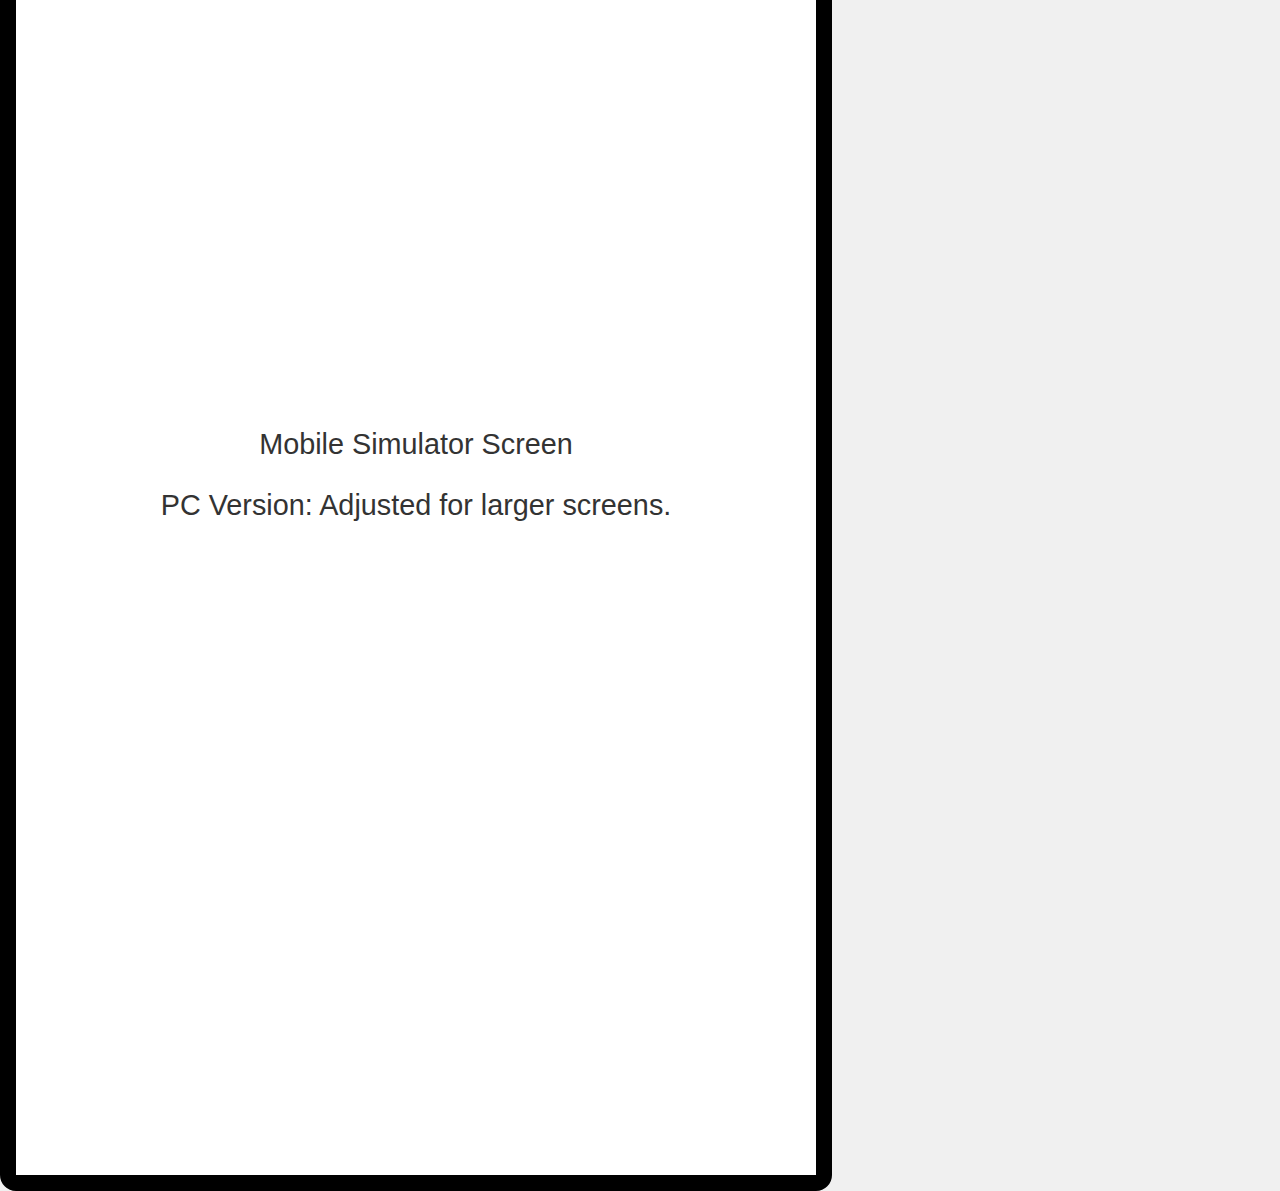
<file: index.html>
<!DOCTYPE html>
<html lang="en">

<head>
  <meta charset="UTF-8">
  <meta name="viewport" content="width=device-width, initial-scale=1.0">

  <script>
    // Load config
    fetch('/scripts/config.json')
      .then(response => response.json())
      .then(config => {
        // Update meta tags with config values
        document.querySelector('link[rel="canonical"]').href = `https://${config.domain}/`;
        document.querySelector('meta[property="og:url"]').content = `https://${config.domain}`;
        document.querySelector('meta[property="og:image"]').content = `https://${config.domain}/images/simulator-preview.jpg`;
        document.querySelector('link[rel="icon"]').href = `https://${config.domain}/favicon.ico`;
        document.querySelector('meta[name="twitter:creator"]').content = config.social.twitter;
        
        // Update analytics
        window.dataLayer = window.dataLayer || [];
        function gtag(){dataLayer.push(arguments);}
        gtag('js', new Date());
        gtag('config', config.analytics.ga);
        
        // Update Clarity
        window.clarity=window.clarity||function(){(clarity.q=clarity.q||[]).push(arguments)};
        clarity('set', 'anonymizeIP', true);
      });
  </script>

  <!-- SEO Meta Tags -->
  <meta name="description" content="A mobile simulator designed to demonstrate mobile interface design.">
  <meta name="keywords" content="mobile, simulator, mobile design, mobile app">
  <meta name="author" content="Mood Island Team">
  <meta http-equiv="Content-Language" content="en">

  <!-- Canonical Link -->
  <link rel="canonical" href="" />

  <!-- Open Graph for Social Media -->
  <meta property="og:title" content="Mobile Simulator">
  <meta property="og:description" content="A mobile simulator designed to demonstrate mobile interface design.">
  <meta property="og:image" content="">
  <meta property="og:url" content="">
  <meta property="og:type" content="website">

  <!-- Twitter Card -->
  <meta name="twitter:card" content="summary_large_image">
  <meta name="twitter:title" content="Mobile Simulator">
  <meta name="twitter:description" content="A mobile simulator designed to demonstrate mobile interface design.">
  <meta name="twitter:image" content="">
  <meta name="twitter:creator" content="">

  <!-- Favicon -->
  <link rel="icon" href="" type="image/x-icon">

  <!-- Google Analytics -->
  <script async src="https://www.googletagmanager.com/gtag/js"></script>

  <!-- Microsoft Clarity -->
  <script async src="https://www.clarity.ms/tag/"></script>

  <title>Mobile Simulator</title>

  <style>
    /* Global Styles */
    body {
      margin: 0;
      font-family: Arial, sans-serif;
      background-color: #f0f0f0;
      display: flex;
      justify-content: center;
      align-items: center;
      height: 100vh;
      text-align: center;
    }

    .mobile-container {
      width: 360px;
      height: 640px;
      border: 16px solid black;
      border-radius: 16px;
      background-color: #fff;
      position: relative;
      display: flex;
      justify-content: center;
      align-items: center;
    }

    .content {
      font-size: 1.2rem;
      color: #333;
    }

    /* Adjustments for PC */
    @media (min-width: 768px) {
      .mobile-container {
        width: 600px;
        height: 1000px;
      }

      .content {
        font-size: 1.5rem;
      }
    }

    @media (min-width: 1024px) {
      .mobile-container {
        width: 800px;
        height: 1400px;
      }

      .content {
        font-size: 1.8rem;
      }
    }

    /* Additional responsiveness for larger screens */
    @media (min-width: 1200px) {
      body {
        justify-content: flex-start;
      }

      .mobile-container {
        margin-top: 50px;
      }
    }
  </style>
</head>

<body>
  <div class="mobile-container">
    <div class="content">
      <p>Mobile Simulator Screen</p>
      <p>PC Version: Adjusted for larger screens.</p>
    </div>
  </div>
</body>

</html>
</file>
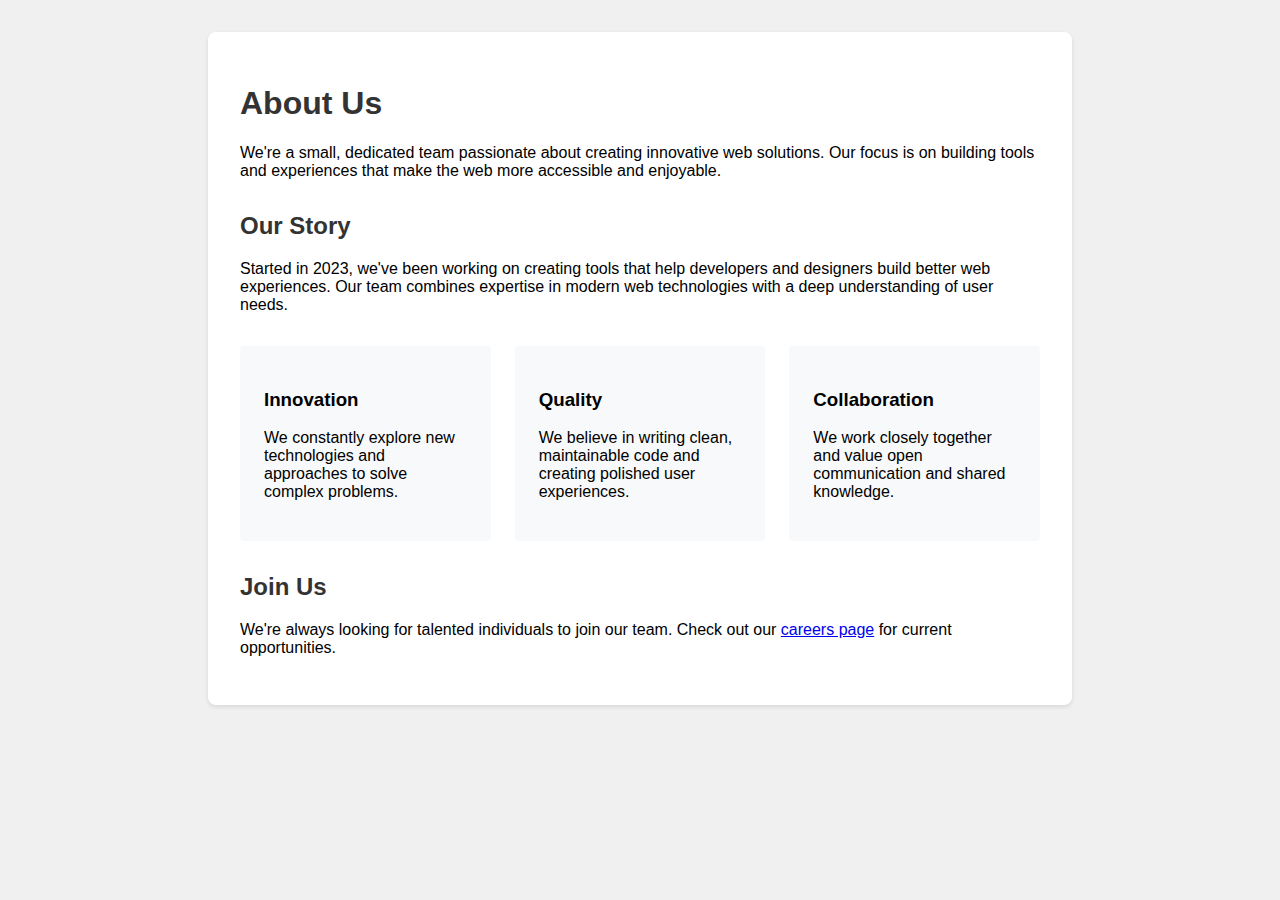
<file: about.html>
<!DOCTYPE html>
<html lang="en">
<head>
    <meta charset="UTF-8">
    <meta name="viewport" content="width=device-width, initial-scale=1.0">
    <meta name="author" content="Mood Island Team">
    <link rel="canonical" href="https://mood-island.heytcm.com/about" />
    
    <!-- Add missing meta tags -->
    <meta property="og:title" content="About Mood Island">
    <meta property="og:description" content="Learn about our small but passionate team building innovative web solutions.">
    <meta property="og:url" content="https://mood-island.heytcm.com/about">
    <meta property="og:type" content="website">
    
    <!-- Add favicon -->
    <link rel="icon" href="https://mood-island.heytcm.com/favicon.ico" type="image/x-icon">
    <title>About Our Team</title>
    <style>
        body {
            margin: 0;
            font-family: Arial, sans-serif;
            background-color: #f0f0f0;
            padding: 2rem;
        }

        .container {
            max-width: 800px;
            margin: 0 auto;
            background: white;
            padding: 2rem;
            border-radius: 8px;
            box-shadow: 0 2px 4px rgba(0,0,0,0.1);
        }

        .team-section {
            margin-top: 2rem;
        }

        .values {
            display: grid;
            grid-template-columns: repeat(auto-fit, minmax(250px, 1fr));
            gap: 1.5rem;
            margin-top: 2rem;
        }

        .value-card {
            padding: 1.5rem;
            background: #f8f9fa;
            border-radius: 4px;
        }

        h1, h2 { color: #333; }
    </style>
</head>
<body>
    <div class="container">
        <h1>About Us</h1>
        <p>We're a small, dedicated team passionate about creating innovative web solutions. Our focus is on building tools and experiences that make the web more accessible and enjoyable.</p>

        <div class="team-section">
            <h2>Our Story</h2>
            <p>Started in 2023, we've been working on creating tools that help developers and designers build better web experiences. Our team combines expertise in modern web technologies with a deep understanding of user needs.</p>
        </div>

        <div class="values">
            <div class="value-card">
                <h3>Innovation</h3>
                <p>We constantly explore new technologies and approaches to solve complex problems.</p>
            </div>
            <div class="value-card">
                <h3>Quality</h3>
                <p>We believe in writing clean, maintainable code and creating polished user experiences.</p>
            </div>
            <div class="value-card">
                <h3>Collaboration</h3>
                <p>We work closely together and value open communication and shared knowledge.</p>
            </div>
        </div>

        <div class="team-section">
            <h2>Join Us</h2>
            <p>We're always looking for talented individuals to join our team. Check out our <a href="/career">careers page</a> for current opportunities.</p>
        </div>
    </div>
</body>
</html>
</file>
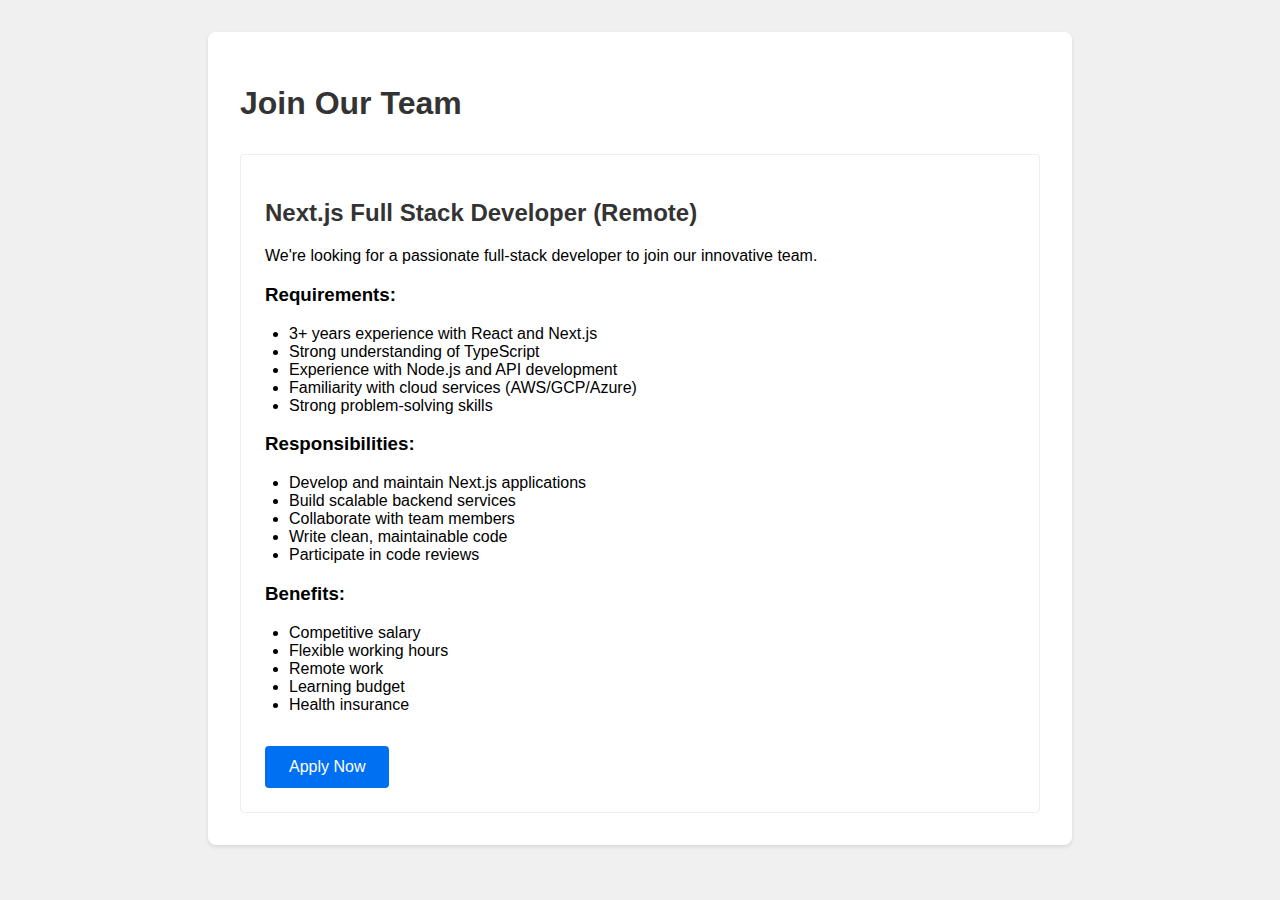
<file: career.html>
<!DOCTYPE html>
<html lang="en">
<head>
    <meta charset="UTF-8">
    <meta name="viewport" content="width=device-width, initial-scale=1.0">
    <meta name="author" content="Mood Island Team">
    <link rel="canonical" href="https://mood-island.heytcm.com/career" />
    
    <!-- Add missing meta tags -->
    <meta property="og:title" content="Careers at Mood Island">
    <meta property="og:description" content="Join our team as a Next.js Full Stack Developer. Remote position available.">
    <meta property="og:url" content="https://mood-island.heytcm.com/career">
    <meta property="og:type" content="website">
    
    <!-- Add favicon -->
    <link rel="icon" href="https://mood-island.heytcm.com/favicon.ico" type="image/x-icon">
    <title>Careers - Next.js Full Stack Developer</title>
    <style>
        body {
            margin: 0;
            font-family: Arial, sans-serif;
            background-color: #f0f0f0;
            padding: 2rem;
        }

        .container {
            max-width: 800px;
            margin: 0 auto;
            background: white;
            padding: 2rem;
            border-radius: 8px;
            box-shadow: 0 2px 4px rgba(0,0,0,0.1);
        }

        .job-post {
            margin-top: 2rem;
            padding: 1.5rem;
            border: 1px solid #eee;
            border-radius: 4px;
        }

        .apply-button {
            display: inline-block;
            padding: 12px 24px;
            background: #0070f3;
            color: white;
            text-decoration: none;
            border-radius: 4px;
            margin-top: 1rem;
        }

        h1, h2 { color: #333; }
        ul { padding-left: 1.5rem; }
    </style>
</head>
<body>
    <div class="container">
        <h1>Join Our Team</h1>
        <div class="job-post">
            <h2>Next.js Full Stack Developer (Remote)</h2>
            <p>We're looking for a passionate full-stack developer to join our innovative team.</p>

            <h3>Requirements:</h3>
            <ul>
                <li>3+ years experience with React and Next.js</li>
                <li>Strong understanding of TypeScript</li>
                <li>Experience with Node.js and API development</li>
                <li>Familiarity with cloud services (AWS/GCP/Azure)</li>
                <li>Strong problem-solving skills</li>
            </ul>

            <h3>Responsibilities:</h3>
            <ul>
                <li>Develop and maintain Next.js applications</li>
                <li>Build scalable backend services</li>
                <li>Collaborate with team members</li>
                <li>Write clean, maintainable code</li>
                <li>Participate in code reviews</li>
            </ul>

            <h3>Benefits:</h3>
            <ul>
                <li>Competitive salary</li>
                <li>Flexible working hours</li>
                <li>Remote work</li>
                <li>Learning budget</li>
                <li>Health insurance</li>
            </ul>

            <a href="mailto:careers@mood-island.heytcm.com" class="apply-button">Apply Now</a>
        </div>
    </div>
</body>
</html>
</file>
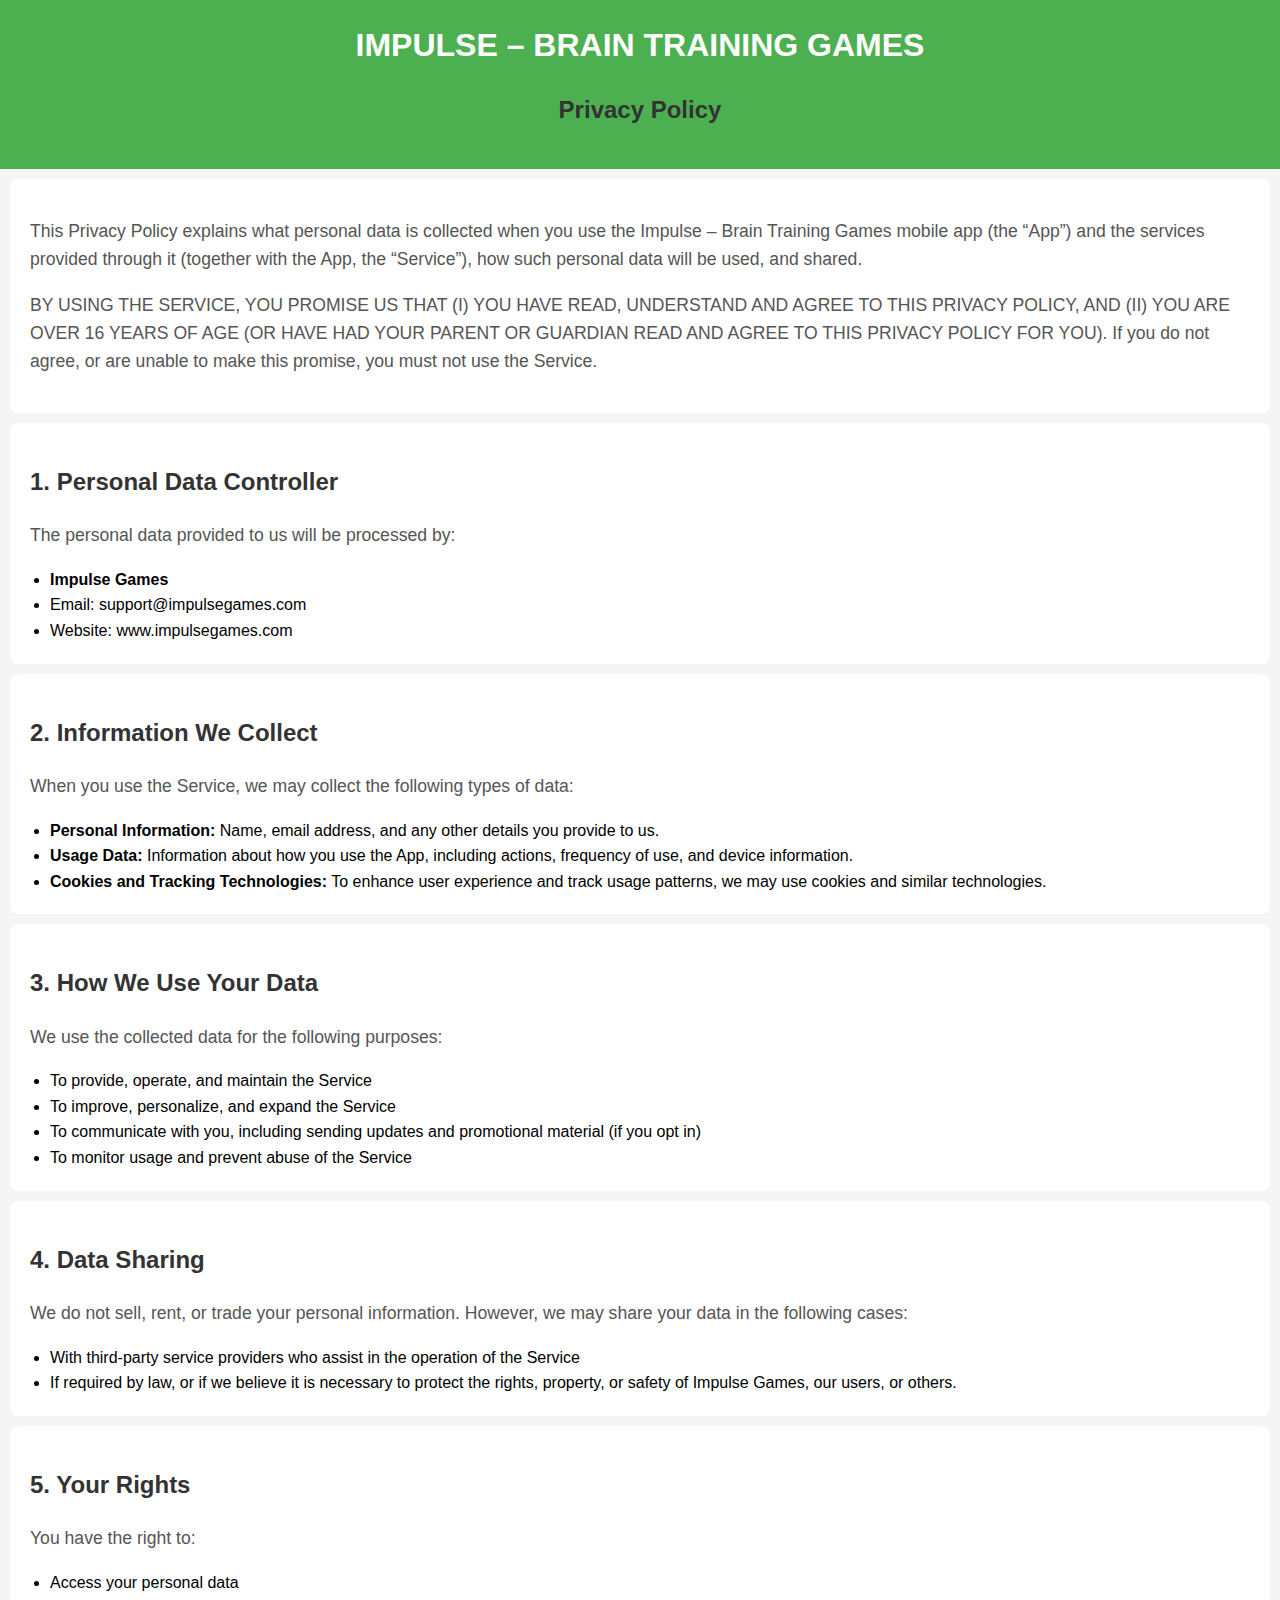
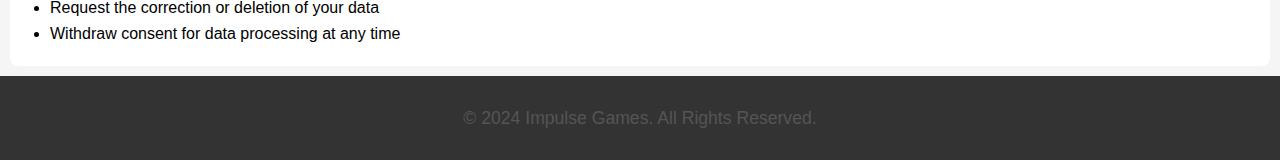
<file: privacy.html>
<!DOCTYPE html>
<html lang="en">

<head>
  <meta charset="UTF-8">
  <meta name="viewport" content="width=device-width, initial-scale=1.0">

  <!-- SEO Meta Tags -->
  <meta name="description" content="Privacy Policy for Impulse - Brain Training Games">
  <meta name="keywords" content="privacy, policy, mobile game, data collection">
  <meta name="author" content="Your Company">
  <meta http-equiv="Content-Language" content="en">

  <!-- Canonical Link -->
  <link rel="canonical" href="https://www.yourwebsite.com/privacy-policy" />

  <!-- Open Graph for Social Media -->
  <meta property="og:title" content="Privacy Policy - Impulse - Brain Training Games">
  <meta property="og:description" content="Read the privacy policy of Impulse - Brain Training Games.">
  <meta property="og:image" content="https://www.yourwebsite.com/privacy-policy-image.jpg">
  <meta property="og:url" content="https://www.yourwebsite.com/privacy-policy">
  <meta property="og:type" content="website">

  <!-- Twitter Card Meta Tags -->
  <meta name="twitter:card" content="summary_large_image">
  <meta name="twitter:title" content="Privacy Policy - Impulse - Brain Training Games">
  <meta name="twitter:description" content="Read the privacy policy of Impulse - Brain Training Games.">
  <meta name="twitter:image" content="https://www.yourwebsite.com/privacy-policy-image.jpg">

  <title>Privacy Policy - Impulse - Brain Training Games</title>

  <style>
    body {
      font-family: Arial, sans-serif;
      margin: 0;
      padding: 0;
      background-color: #f5f5f5;
      line-height: 1.6;
    }
    header {
      text-align: center;
      background-color: #4CAF50;
      color: white;
      padding: 20px;
    }
    header h1 {
      margin: 0;
    }
    section {
      padding: 20px;
      margin: 10px;
      background-color: #fff;
      border-radius: 8px;
    }
    h2 {
      color: #333;
    }
    p {
      color: #555;
      font-size: 1.1em;
    }
    ul {
      margin: 0;
      padding-left: 20px;
    }
    footer {
      text-align: center;
      padding: 10px;
      background-color: #333;
      color: white;
    }
  </style>
</head>

<body>
  <header>
    <h1>IMPULSE – BRAIN TRAINING GAMES</h1>
    <h2>Privacy Policy</h2>
  </header>

  <section>
    <p>This Privacy Policy explains what personal data is collected when you use the Impulse – Brain Training Games mobile app (the “App”) and the services provided through it (together with the App, the “Service”), how such personal data will be used, and shared.</p>
    <p>BY USING THE SERVICE, YOU PROMISE US THAT (I) YOU HAVE READ, UNDERSTAND AND AGREE TO THIS PRIVACY POLICY, AND (II) YOU ARE OVER 16 YEARS OF AGE (OR HAVE HAD YOUR PARENT OR GUARDIAN READ AND AGREE TO THIS PRIVACY POLICY FOR YOU). If you do not agree, or are unable to make this promise, you must not use the Service.</p>
  </section>

  <section>
    <h2>1. Personal Data Controller</h2>
    <p>The personal data provided to us will be processed by:</p>
    <ul>
      <li><strong>Impulse Games</strong></li>
      <li>Email: support@impulsegames.com</li>
      <li>Website: www.impulsegames.com</li>
    </ul>
  </section>

  <section>
    <h2>2. Information We Collect</h2>
    <p>When you use the Service, we may collect the following types of data:</p>
    <ul>
      <li><strong>Personal Information:</strong> Name, email address, and any other details you provide to us.</li>
      <li><strong>Usage Data:</strong> Information about how you use the App, including actions, frequency of use, and device information.</li>
      <li><strong>Cookies and Tracking Technologies:</strong> To enhance user experience and track usage patterns, we may use cookies and similar technologies.</li>
    </ul>
  </section>

  <section>
    <h2>3. How We Use Your Data</h2>
    <p>We use the collected data for the following purposes:</p>
    <ul>
      <li>To provide, operate, and maintain the Service</li>
      <li>To improve, personalize, and expand the Service</li>
      <li>To communicate with you, including sending updates and promotional material (if you opt in)</li>
      <li>To monitor usage and prevent abuse of the Service</li>
    </ul>
  </section>

  <section>
    <h2>4. Data Sharing</h2>
    <p>We do not sell, rent, or trade your personal information. However, we may share your data in the following cases:</p>
    <ul>
      <li>With third-party service providers who assist in the operation of the Service</li>
      <li>If required by law, or if we believe it is necessary to protect the rights, property, or safety of Impulse Games, our users, or others.</li>
    </ul>
  </section>

  <section>
    <h2>5. Your Rights</h2>
    <p>You have the right to:</p>
    <ul>
      <li>Access your personal data</li>
      <li>Request the correction or deletion of your data</li>
      <li>Withdraw consent for data processing at any time</li>
    </ul>
  </section>

  <footer>
    <p>&copy; 2024 Impulse Games. All Rights Reserved.</p>
  </footer>

</body>

</html>
</file>
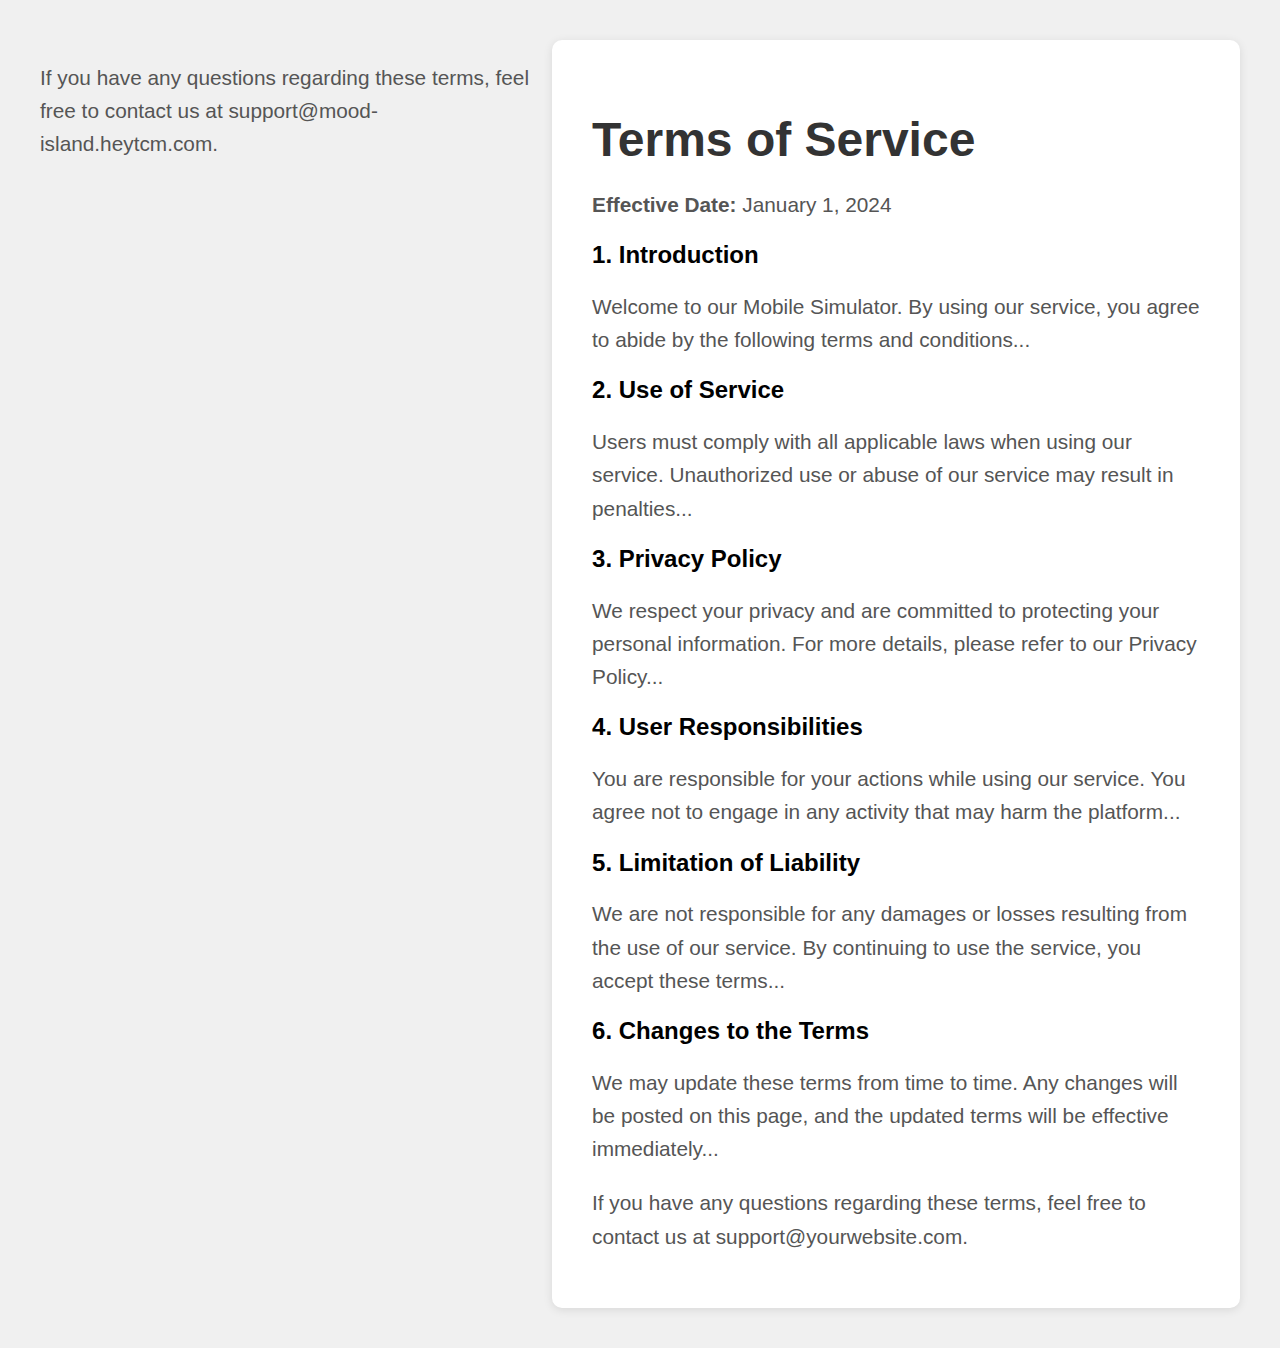
<file: terms.html>
<!DOCTYPE html>
<html lang="en">

<head>
  <meta charset="UTF-8">
  <meta name="viewport" content="width=device-width, initial-scale=1.0">

  <!-- SEO Meta Tags -->
  <meta name="description" content="Read the terms and conditions for using the mobile simulator.">
  <meta name="keywords" content="terms, conditions, mobile, simulator, terms of service">
  <meta name="author" content="Mood Island Team">
  <meta http-equiv="Content-Language" content="en">

  <!-- Canonical Link -->
  <link rel="canonical" href="https://mood-island.heytcm.com/terms" />

  <!-- Open Graph for Social Media -->
  <meta property="og:title" content="Terms of Service - Mood Island">
  <meta property="og:description" content="Read the terms and conditions for using the mobile simulator.">
  <meta property="og:image" content="https://mood-island.heytcm.com/images/terms-preview.jpg">
  <meta property="og:url" content="https://mood-island.heytcm.com/terms">
  <meta property="og:type" content="website">

  <!-- Twitter Card -->
  <meta name="twitter:card" content="summary_large_image">
  <meta name="twitter:title" content="Terms of Service - Mood Island">
  <meta name="twitter:description" content="Read the terms and conditions for using the mobile simulator.">
  <meta name="twitter:image" content="https://mood-island.heytcm.com/images/terms-preview.jpg">
  <meta name="twitter:creator" content="@moodisland">

  <!-- Favicon -->
  <link rel="icon" href="https://mood-island.heytcm.com/favicon.ico" type="image/x-icon">
  
  <!-- Update contact email -->
  <p>If you have any questions regarding these terms, feel free to contact us at support@mood-island.heytcm.com.</p>
  <meta property="og:title" content="Terms of Service">
  <meta property="og:description" content="Read the terms and conditions for using the mobile simulator.">
  <meta property="og:image" content="https://www.yourwebsite.com/terms-image.jpg">
  <meta property="og:url" content="https://www.yourwebsite.com/terms">
  <meta property="og:type" content="website">

  <!-- Twitter Card -->
  <meta name="twitter:card" content="summary_large_image">
  <meta name="twitter:title" content="Terms of Service">
  <meta name="twitter:description" content="Read the terms and conditions for using the mobile simulator.">
  <meta name="twitter:image" content="https://www.yourwebsite.com/terms-image.jpg">
  <meta name="twitter:creator" content="@yourtwitterhandle">

  <!-- Favicon -->
  <link rel="icon" href="https://www.yourwebsite.com/favicon.ico" type="image/x-icon">

  <!-- Google Analytics -->
  <script async src="https://www.googletagmanager.com/gtag/js?id=UA-XXXXX-Y"></script>
  <script>
    window.dataLayer = window.dataLayer || [];
    function gtag() {
      dataLayer.push(arguments);
    }
    gtag('js', new Date());
    gtag('config', 'UA-XXXXX-Y');
  </script>

  <!-- Microsoft Clarity -->
  <script type="text/javascript">
    (function(c,l,a,r,i,t,y) {
      window.clarity=window.clarity||function(){(clarity.q=clarity.q||[]).push(arguments)};
      clarity('set', 'anonymizeIP', true);
      i=l.createElement('script');i.async=1;i.src=r;i.type='text/javascript';
      t=l.getElementsByTagName('script')[0];t.parentNode.insertBefore(i,t);
    })(document,window,'script','https://www.clarity.ms/tag/XXXXXX');
  </script>

  <title>Terms of Service</title>

  <style>
    /* Global Styles */
    body {
      margin: 0;
      font-family: Arial, sans-serif;
      background-color: #f0f0f0;
      display: flex;
      justify-content: center;
      align-items: flex-start;
      padding: 20px;
      height: auto;
      text-align: left;
    }

    .terms-container {
      width: 100%;
      max-width: 800px;
      background-color: #fff;
      border-radius: 10px;
      padding: 20px;
      box-shadow: 0 2px 10px rgba(0, 0, 0, 0.1);
    }

    h1 {
      font-size: 2rem;
      color: #333;
      margin-bottom: 20px;
    }

    p {
      font-size: 1.1rem;
      line-height: 1.6;
      color: #555;
      margin-bottom: 15px;
    }

    /* Adjustments for Mobile and PC */
    @media (min-width: 768px) {
      body {
        padding: 40px;
      }

      .terms-container {
        padding: 40px;
      }

      h1 {
        font-size: 2.5rem;
      }

      p {
        font-size: 1.2rem;
      }
    }

    @media (min-width: 1024px) {
      .terms-container {
        max-width: 1000px;
      }

      h1 {
        font-size: 3rem;
      }

      p {
        font-size: 1.3rem;
      }
    }
  </style>
</head>

<body>
  <div class="terms-container">
    <h1>Terms of Service</h1>

    <p><strong>Effective Date:</strong> January 1, 2024</p>

    <h2>1. Introduction</h2>
    <p>Welcome to our Mobile Simulator. By using our service, you agree to abide by the following terms and conditions...</p>

    <h2>2. Use of Service</h2>
    <p>Users must comply with all applicable laws when using our service. Unauthorized use or abuse of our service may result in penalties...</p>

    <h2>3. Privacy Policy</h2>
    <p>We respect your privacy and are committed to protecting your personal information. For more details, please refer to our Privacy Policy...</p>

    <h2>4. User Responsibilities</h2>
    <p>You are responsible for your actions while using our service. You agree not to engage in any activity that may harm the platform...</p>

    <h2>5. Limitation of Liability</h2>
    <p>We are not responsible for any damages or losses resulting from the use of our service. By continuing to use the service, you accept these terms...</p>

    <h2>6. Changes to the Terms</h2>
    <p>We may update these terms from time to time. Any changes will be posted on this page, and the updated terms will be effective immediately...</p>

    <p>If you have any questions regarding these terms, feel free to contact us at support@yourwebsite.com.</p>
  </div>
</body>

</html>
</file>
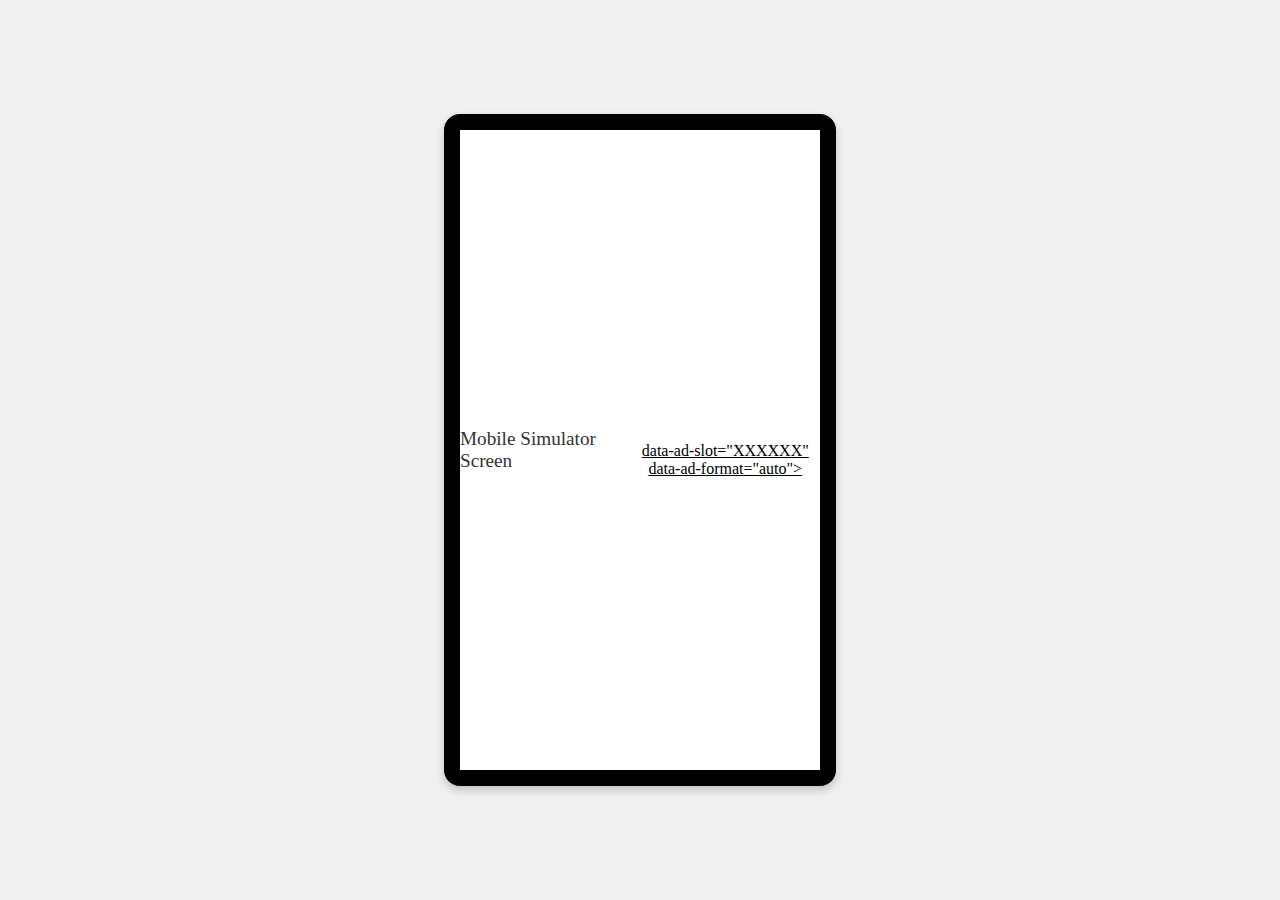
<file: template/index-mobile.html>
<!DOCTYPE html>
<html lang="en">

<head>
  <meta charset="UTF-8">
  <meta name="viewport" content="width=device-width, initial-scale=1.0">

  <!-- SEO Meta Tags -->
  <meta name="description" content="A mobile simulator designed to demonstrate mobile interface design.">
  <meta name="keywords" content="mobile, simulator, mobile design, mobile app">
  <meta name="author" content="Your Name or Company">
  <meta http-equiv="Content-Language" content="en">

  <!-- Canonical Link -->
  <link rel="canonical" href="https://www.yourwebsite.com/mobile-simulator" />

  <!-- Open Graph for Social Media -->
  <meta property="og:title" content="Mobile Simulator">
  <meta property="og:description" content="A mobile simulator designed to demonstrate mobile interface design.">
  <meta property="og:image" content="https://www.yourwebsite.com/mobile-simulator-image.jpg">
  <meta property="og:url" content="https://www.yourwebsite.com/mobile-simulator">
  <meta property="og:type" content="website">

  <!-- Twitter Card Meta Tags -->
  <meta name="twitter:card" content="summary_large_image">
  <meta name="twitter:title" content="Mobile Simulator">
  <meta name="twitter:description" content="A mobile simulator designed to demonstrate mobile interface design.">
  <meta name="twitter:image" content="https://www.yourwebsite.com/mobile-simulator-image.jpg">

  <!-- Hreflang Tags for Multilingual Support -->
  <link rel="alternate" href="https://www.yourwebsite.com/en/mobile-simulator" hreflang="en" />
  <link rel="alternate" href="https://www.yourwebsite.com/es/mobile-simulator" hreflang="es" />
  <link rel="alternate" href="https://www.yourwebsite.com/fr/mobile-simulator" hreflang="fr" />

  <!-- Favicon -->
  <link rel="icon" href="favicon.ico" type="image/x-icon">

  <!-- Structured Data (JSON-LD) -->
  <script type="application/ld+json">
    {
      "@context": "https://schema.org",
      "@type": "WebPage",
      "name": "Mobile Simulator",
      "description": "A mobile simulator designed to demonstrate mobile interface design.",
      "publisher": {
        "@type": "Organization",
        "name": "Your Company Name",
        "logo": {
          "@type": "ImageObject",
          "url": "https://www.yourwebsite.com/logo.jpg"
        }
      },
      "url": "https://www.yourwebsite.com/mobile-simulator"
    }
  </script>

  <!-- Google Analytics (Gtag) -->
  <script async src="https://www.googletagmanager.com/gtag/js?id=UA-XXXXXX-X"></script>
  <script>
    window.dataLayer = window.dataLayer || [];
    function gtag() { dataLayer.push(arguments); }
    gtag('js', new Date());

    gtag('config', 'UA-XXXXXX-X');  // Replace 'UA-XXXXXX-X' with your actual Google Analytics tracking ID
  </script>

  <!-- Microsoft Clarity -->
  <script type="text/javascript">
    (function(c, l, a, r, i, t, y) {
      window.clarity = window.clarity || function() {
        (window.clarity.q = window.clarity.q || []).push(arguments)
      };
      t = l.createElement(a);
      t.async = 1;
      t.src = r;
      t.id = "clarity-script";
      y = l.getElementsByTagName(a)[0];
      y.parentNode.insertBefore(t, y)
    })(document, "script", "https://www.clarity.ms/analytical.js", "https://www.clarity.ms");

    clarity('set', 'user-id', 'YOUR_USER_ID');  // Optionally add user IDs or custom identifiers for session tracking
  </script>

  <!-- Google Ads (AdSense) -->
  <script async src="https://pagead2.googlesyndication.com/pagead/js/adsbygoogle.js"></script>
  <script>
    (adsbygoogle = window.adsbygoogle || []).push({
      google_ad_client: "ca-pub-XXXXXX",  // Replace with your AdSense publisher ID
      enable_page_level_ads: true
    });
  </script>

  <title>Mobile Simulator</title>

  <style>
    body {
      display: flex;
      justify-content: center;
      align-items: center;
      height: 100vh;
      margin: 0;
      background-color: #f0f0f0;
      flex-direction: column;
    }

    .mobile-container {
      width: 360px;
      height: 640px;
      border: 16px solid black; /* Black border around the mobile screen */
      border-radius: 16px; /* Rounded corners */
      display: flex;
      justify-content: center;
      align-items: center;
      background-color: #fff; /* Screen background color */
      box-shadow: 0 4px 8px rgba(0, 0, 0, 0.2); /* Optional shadow effect */
    }

    .mobile-screen {
      width: 90%;
      height: 90%;
      background-color: #fff; /* Background of the mobile content */
      display: flex;
      justify-content: center;
      align-items: center;
      font-size: 1.2em;
      color: #333;
    }

    /* AdSense Ad Style */
    .adsense-ad {
      margin-top: 20px;
      width: 100%;
      text-align: center;
    }
  </style>
</head>

<body>
  <div class="mobile-container">
    <div class="mobile-screen">
      <!-- Content for the mobile simulator screen -->
      <p>Mobile Simulator Screen</p>
    </div>

    <!-- Google AdSense Ad -->
    <div class="adsense-ad">
      <ins class="adsbygoogle"
           style="display:block"
           data-ad-client="ca-pub-XXXXXX"  <!-- Replace with your AdSense publisher ID -->
           data-ad-slot="XXXXXX"           <!-- Replace with your AdSense ad slot ID -->
           data-ad-format="auto"></ins>
      <script>
        (adsbygoogle = window.adsbygoogle || []).push({});
      </script>
    </div>
  </div>
</body>

</html>
</file>
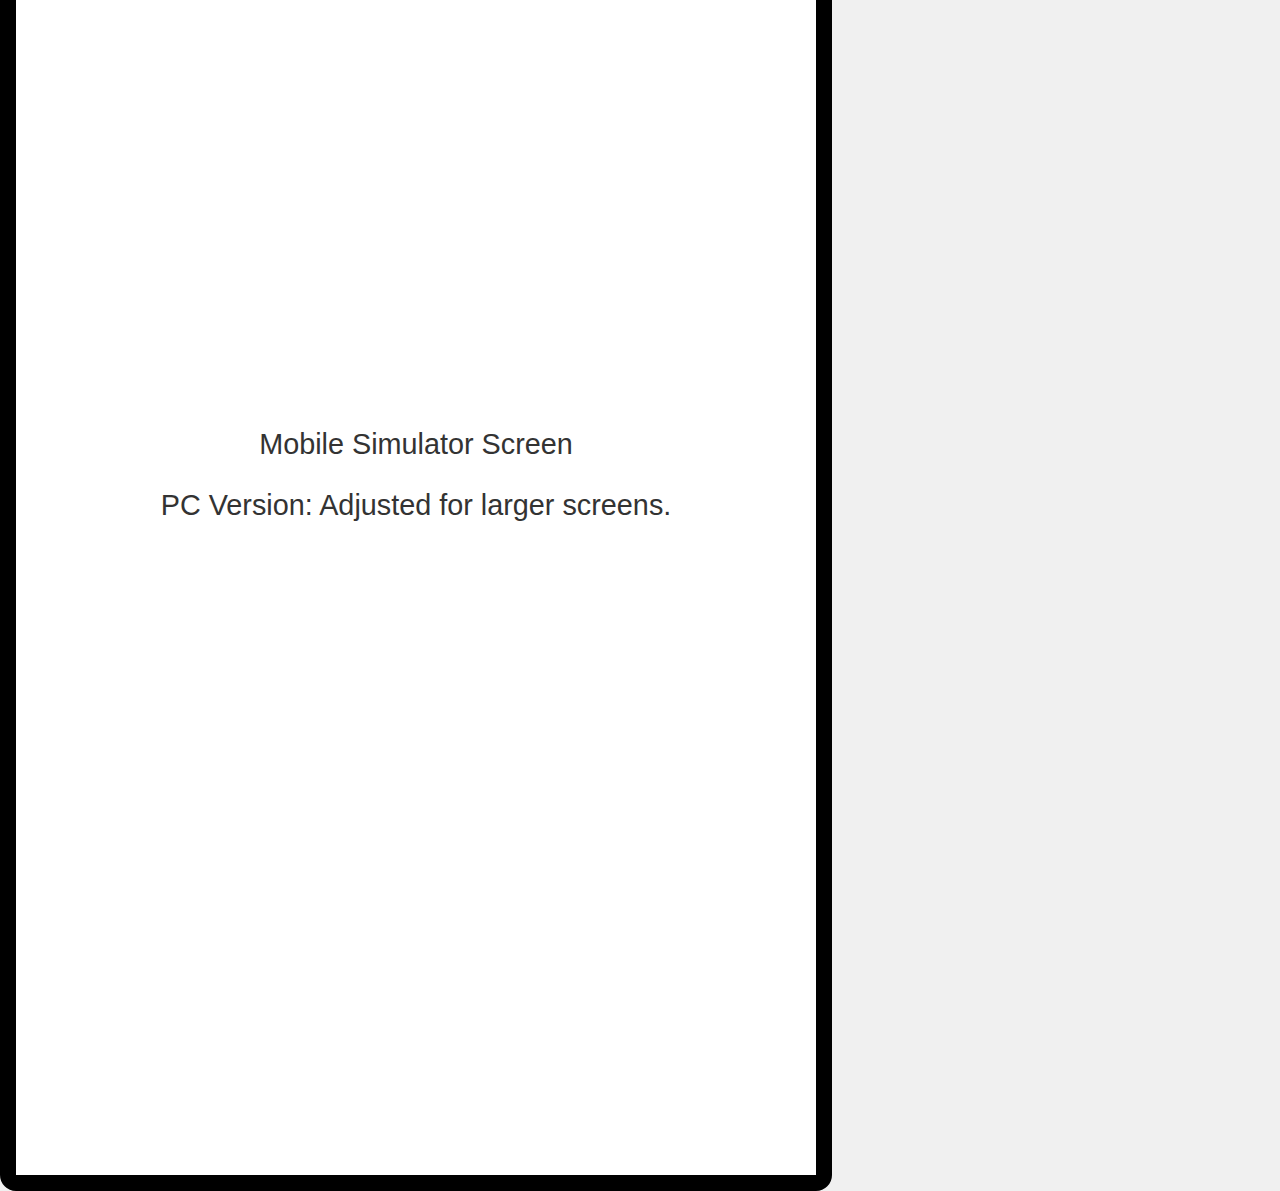
<file: template/index-pc.html>
<!DOCTYPE html>
<html lang="en">

<head>
  <meta charset="UTF-8">
  <meta name="viewport" content="width=device-width, initial-scale=1.0">

  <!-- SEO Meta Tags -->
  <meta name="description" content="A mobile simulator designed to demonstrate mobile interface design.">
  <meta name="keywords" content="mobile, simulator, mobile design, mobile app">
  <meta name="author" content="Your Name or Company">
  <meta http-equiv="Content-Language" content="en">

  <!-- Canonical Link -->
  <link rel="canonical" href="https://www.yourwebsite.com/pc-simulator" />

  <!-- Open Graph for Social Media -->
  <meta property="og:title" content="PC Simulator">
  <meta property="og:description" content="A mobile simulator designed to demonstrate mobile interface design.">
  <meta property="og:image" content="https://www.yourwebsite.com/pc-simulator-image.jpg">
  <meta property="og:url" content="https://www.yourwebsite.com/pc-simulator">
  <meta property="og:type" content="website">

  <!-- Twitter Card -->
  <meta name="twitter:card" content="summary_large_image">
  <meta name="twitter:title" content="PC Simulator">
  <meta name="twitter:description" content="A mobile simulator designed to demonstrate mobile interface design.">
  <meta name="twitter:image" content="https://www.yourwebsite.com/pc-simulator-image.jpg">
  <meta name="twitter:creator" content="@yourtwitterhandle">

  <!-- Favicon -->
  <link rel="icon" href="https://www.yourwebsite.com/favicon.ico" type="image/x-icon">

  <!-- Google Analytics -->
  <script async src="https://www.googletagmanager.com/gtag/js?id=UA-XXXXX-Y"></script>
  <script>
    window.dataLayer = window.dataLayer || [];
    function gtag() {
      dataLayer.push(arguments);
    }
    gtag('js', new Date());
    gtag('config', 'UA-XXXXX-Y');
  </script>

  <!-- Microsoft Clarity -->
  <script type="text/javascript">
    (function(c,l,a,r,i,t,y) {
      window.clarity=window.clarity||function(){(clarity.q=clarity.q||[]).push(arguments)};
      clarity('set', 'anonymizeIP', true);
      i=l.createElement('script');i.async=1;i.src=r;i.type='text/javascript';
      t=l.getElementsByTagName('script')[0];t.parentNode.insertBefore(i,t);
    })(document,window,'script','https://www.clarity.ms/tag/XXXXXX');
  </script>

  <title>PC Simulator</title>

  <style>
    /* Global Styles */
    body {
      margin: 0;
      font-family: Arial, sans-serif;
      background-color: #f0f0f0;
      display: flex;
      justify-content: center;
      align-items: center;
      height: 100vh;
      text-align: center;
    }

    .mobile-container {
      width: 360px;
      height: 640px;
      border: 16px solid black;
      border-radius: 16px;
      background-color: #fff;
      position: relative;
      display: flex;
      justify-content: center;
      align-items: center;
    }

    .content {
      font-size: 1.2rem;
      color: #333;
    }

    /* Adjustments for PC */
    @media (min-width: 768px) {
      .mobile-container {
        width: 600px;
        height: 1000px;
      }

      .content {
        font-size: 1.5rem;
      }
    }

    @media (min-width: 1024px) {
      .mobile-container {
        width: 800px;
        height: 1400px;
      }

      .content {
        font-size: 1.8rem;
      }
    }

    /* Additional responsiveness for larger screens */
    @media (min-width: 1200px) {
      body {
        justify-content: flex-start;
      }

      .mobile-container {
        margin-top: 50px;
      }
    }
  </style>
</head>

<body>
  <div class="mobile-container">
    <div class="content">
      <p>Mobile Simulator Screen</p>
      <p>PC Version: Adjusted for larger screens.</p>
    </div>
  </div>
</body>

</html>
</file>
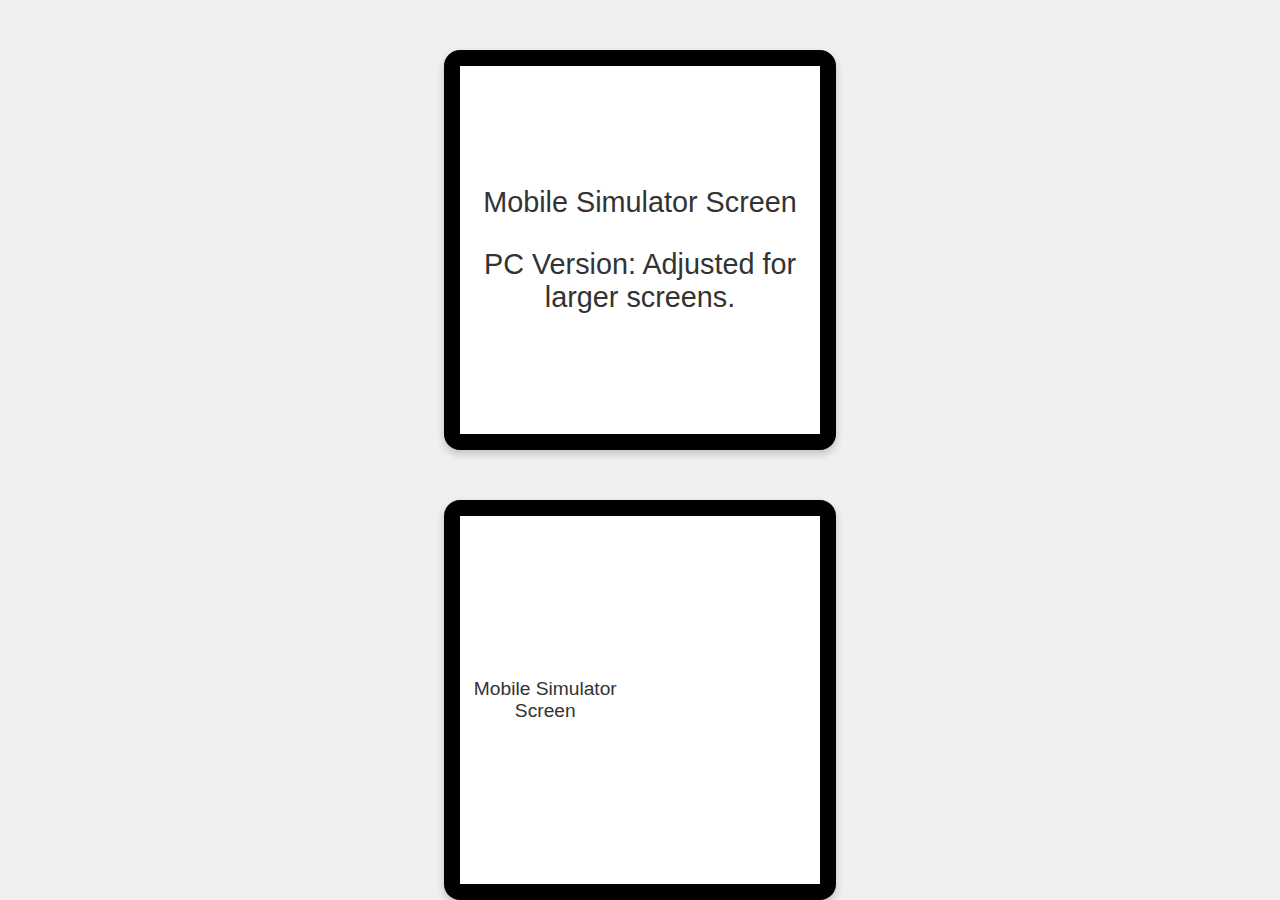
<file: template/index-pwa-mobile.html>
<!DOCTYPE html>
<html lang="en">

<head>
  <meta charset="UTF-8">
  <meta name="viewport" content="width=device-width, initial-scale=1.0">

  <!-- SEO Meta Tags -->
  <meta name="description" content="A mobile simulator designed to demonstrate mobile interface design.">
  <meta name="keywords" content="mobile, simulator, mobile design, mobile app">
  <meta name="author" content="Your Name or Company">
  <meta http-equiv="Content-Language" content="en">

  <!-- Canonical Link -->
  <link rel="canonical" href="https://www.yourwebsite.com/mobile-simulator" />

  <!-- Open Graph for Social Media -->
  <meta property="og:title" content="Mobile Simulator">
  <meta property="og:description" content="A mobile simulator designed to demonstrate mobile interface design.">
  <meta property="og:image" content="https://www.yourwebsite.com/mobile-simulator-image.jpg">
  <meta property="og:url" content="https://www.yourwebsite.com/mobile-simulator">
  <meta property="og:type" content="website">

  <!-- Twitter Card Meta Tags -->
  <meta name="twitter:card" content="summary_large_image">
  <meta name="twitter:title" content="Mobile Simulator">
  <meta name="twitter:description" content="A mobile simulator designed to demonstrate mobile interface design.">
  <meta name="twitter:image" content="https://www.yourwebsite.com/mobile-simulator-image.jpg">

  <!-- Hreflang Tags for Multilingual Support -->
  <link rel="alternate" href="https://www.yourwebsite.com/en/mobile-simulator" hreflang="en" />
  <link rel="alternate" href="https://www.yourwebsite.com/es/mobile-simulator" hreflang="es" />
  <link rel="alternate" href="https://www.yourwebsite.com/fr/mobile-simulator" hreflang="fr" />

  <!-- Favicon -->
  <link rel="icon" href="favicon.ico" type="image/x-icon">

  <!-- Manifest for PWA -->
  <link rel="manifest" href="/manifest.json">
<!DOCTYPE html>
<html lang="en">

<head>
  <meta charset="UTF-8">
  <meta name="viewport" content="width=device-width, initial-scale=1.0">

  <!-- SEO Meta Tags -->
  <meta name="description" content="A mobile simulator designed to demonstrate mobile interface design.">
  <meta name="keywords" content="mobile, simulator, mobile design, mobile app">
  <meta name="author" content="Your Name or Company">
  <meta http-equiv="Content-Language" content="en">

  <!-- Canonical Link -->
  <link rel="canonical" href="https://www.yourwebsite.com/pc-simulator" />

  <!-- Open Graph for Social Media -->
  <meta property="og:title" content="PC Simulator">
  <meta property="og:description" content="A mobile simulator designed to demonstrate mobile interface design.">
  <meta property="og:image" content="https://www.yourwebsite.com/pc-simulator-image.jpg">
  <meta property="og:url" content="https://www.yourwebsite.com/pc-simulator">
  <meta property="og:type" content="website">

  <!-- Twitter Card -->
  <meta name="twitter:card" content="summary_large_image">
  <meta name="twitter:title" content="PC Simulator">
  <meta name="twitter:description" content="A mobile simulator designed to demonstrate mobile interface design.">
  <meta name="twitter:image" content="https://www.yourwebsite.com/pc-simulator-image.jpg">
  <meta name="twitter:creator" content="@yourtwitterhandle">

  <!-- Favicon -->
  <link rel="icon" href="https://www.yourwebsite.com/favicon.ico" type="image/x-icon">

  <!-- PWA -->
  <link rel="manifest" href="/manifest.json">
  <meta name="theme-color" content="#ffffff">
<script>
  if ('serviceWorker' in navigator) {
    window.addEventListener('load', () => {
      navigator.serviceWorker.register('/service-worker.js')
        .then(registration => {
          console.log('Service Worker registered with scope:', registration.scope);
        })
        .catch(error => {
          console.log('Service Worker registration failed:', error);
        });
    });
  }
</script>

  <!-- Google Analytics -->
  <script async src="https://www.googletagmanager.com/gtag/js?id=UA-XXXXX-Y"></script>
  <script>
    window.dataLayer = window.dataLayer || [];
    function gtag() {
      dataLayer.push(arguments);
    }
    gtag('js', new Date());
    gtag('config', 'UA-XXXXX-Y');
  </script>

  <!-- Microsoft Clarity -->
  <script type="text/javascript">
    (function(c,l,a,r,i,t,y) {
      window.clarity=window.clarity||function(){(clarity.q=clarity.q||[]).push(arguments)};
      clarity('set', 'anonymizeIP', true);
      i=l.createElement('script');i.async=1;i.src=r;i.type='text/javascript';
      t=l.getElementsByTagName('script')[0];t.parentNode.insertBefore(i,t);
    })(document,window,'script','https://www.clarity.ms/tag/XXXXXX');
  </script>

  <title>PC Simulator</title>

  <style>
    /* Global Styles */
    body {
      margin: 0;
      font-family: Arial, sans-serif;
      background-color: #f0f0f0;
      display: flex;
      justify-content: center;
      align-items: center;
      height: 100vh;
      text-align: center;
    }

    .mobile-container {
      width: 360px;
      height: 640px;
      border: 16px solid black;
      border-radius: 16px;
      background-color: #fff;
      position: relative;
      display: flex;
      justify-content: center;
      align-items: center;
    }

    .content {
      font-size: 1.2rem;
      color: #333;
    }

    /* Adjustments for PC */
    @media (min-width: 768px) {
      .mobile-container {
        width: 600px;
        height: 1000px;
      }

      .content {
        font-size: 1.5rem;
      }
    }

    @media (min-width: 1024px) {
      .mobile-container {
        width: 800px;
        height: 1400px;
      }

      .content {
        font-size: 1.8rem;
      }
    }

    /* Additional responsiveness for larger screens */
    @media (min-width: 1200px) {
      body {
        justify-content: flex-start;
      }

      .mobile-container {
        margin-top: 50px;
      }
    }
  </style>
</head>

<body>
  <div class="mobile-container">
    <div class="content">
      <p>Mobile Simulator Screen</p>
      <p>PC Version: Adjusted for larger screens.</p>
    </div>
  </div>
</body>

</html>

  <!-- Structured Data (JSON-LD) -->
  <script type="application/ld+json">
    {
      "@context": "https://schema.org",
      "@type": "WebPage",
      "name": "Mobile Simulator",
      "description": "A mobile simulator designed to demonstrate mobile interface design.",
      "publisher": {
        "@type": "Organization",
        "name": "Your Company Name",
        "logo": {
          "@type": "ImageObject",
          "url": "https://www.yourwebsite.com/logo.jpg"
        }
      },
      "url": "https://www.yourwebsite.com/mobile-simulator"
    }
  </script>

  <!-- Google Analytics (Gtag) -->
  <script async src="https://www.googletagmanager.com/gtag/js?id=UA-XXXXXX-X"></script>
  <script>
    window.dataLayer = window.dataLayer || [];
    function gtag() { dataLayer.push(arguments); }
    gtag('js', new Date());

    gtag('config', 'UA-XXXXXX-X');
  </script>

  <!-- Microsoft Clarity -->
  <script type="text/javascript">
    (function(c, l, a, r, i, t, y) {
      window.clarity = window.clarity || function() {
        (window.clarity.q = window.clarity.q || []).push(arguments)
      };
      t = l.createElement(a);
      t.async = 1;
      t.src = r;
      t.id = "clarity-script";
      y = l.getElementsByTagName(a)[0];
      y.parentNode.insertBefore(t, y)
    })(document, "script", "https://www.clarity.ms/analytical.js", "https://www.clarity.ms");

    clarity('set', 'user-id', 'YOUR_USER_ID');
  </script>

  <!-- Google Ads (AdSense) -->
  <script async src="https://pagead2.googlesyndication.com/pagead/js/adsbygoogle.js"></script>
  <script>
    (adsbygoogle = window.adsbygoogle || []).push({
      google_ad_client: "ca-pub-XXXXXX",
      enable_page_level_ads: true
    });
  </script>

  <title>Mobile Simulator</title>

  <style>
    body {
      display: flex;
      justify-content: center;
      align-items: center;
      height: 100vh;
      margin: 0;
      background-color: #f0f0f0;
      flex-direction: column;
    }

    .mobile-container {
      width: 360px;
      height: 640px;
      border: 16px solid black;
      border-radius: 16px;
      display: flex;
      justify-content: center;
      align-items: center;
      background-color: #fff;
      box-shadow: 0 4px 8px rgba(0, 0, 0, 0.2);
    }

    .mobile-screen {
      width: 90%;
      height: 90%;
      background-color: #fff;
      display: flex;
      justify-content: center;
      align-items: center;
      font-size: 1.2em;
      color: #333;
    }

    .adsense-ad {
      margin-top: 20px;
      width: 100%;
      text-align: center;
    }
  </style>
</head>

<body>
  <div class="mobile-container">
    <div class="mobile-screen">
      <p>Mobile Simulator Screen</p>
    </div>

    <div class="adsense-ad">
      <ins class="adsbygoogle"
           style="display:block"
           data-ad-client="ca-pub-XXXXXX"
           data-ad-slot="XXXXXX"
           data-ad-format="auto"></ins>
      <script>
        (adsbygoogle = window.adsbygoogle || []).push({});
      </script>
    </div>
  </div>

  <script>
    // Service Worker registration for PWA
    if ('serviceWorker' in navigator) {
      window.addEventListener('load', function() {
        navigator.serviceWorker.register('/service-worker.js').then(function(registration) {
          console.log('Service Worker registered with scope: ', registration.scope);
        }, function(error) {
          console.log('Service Worker registration failed: ', error);
        });
      });
    }
  </script>
</body>

</html>
</file>
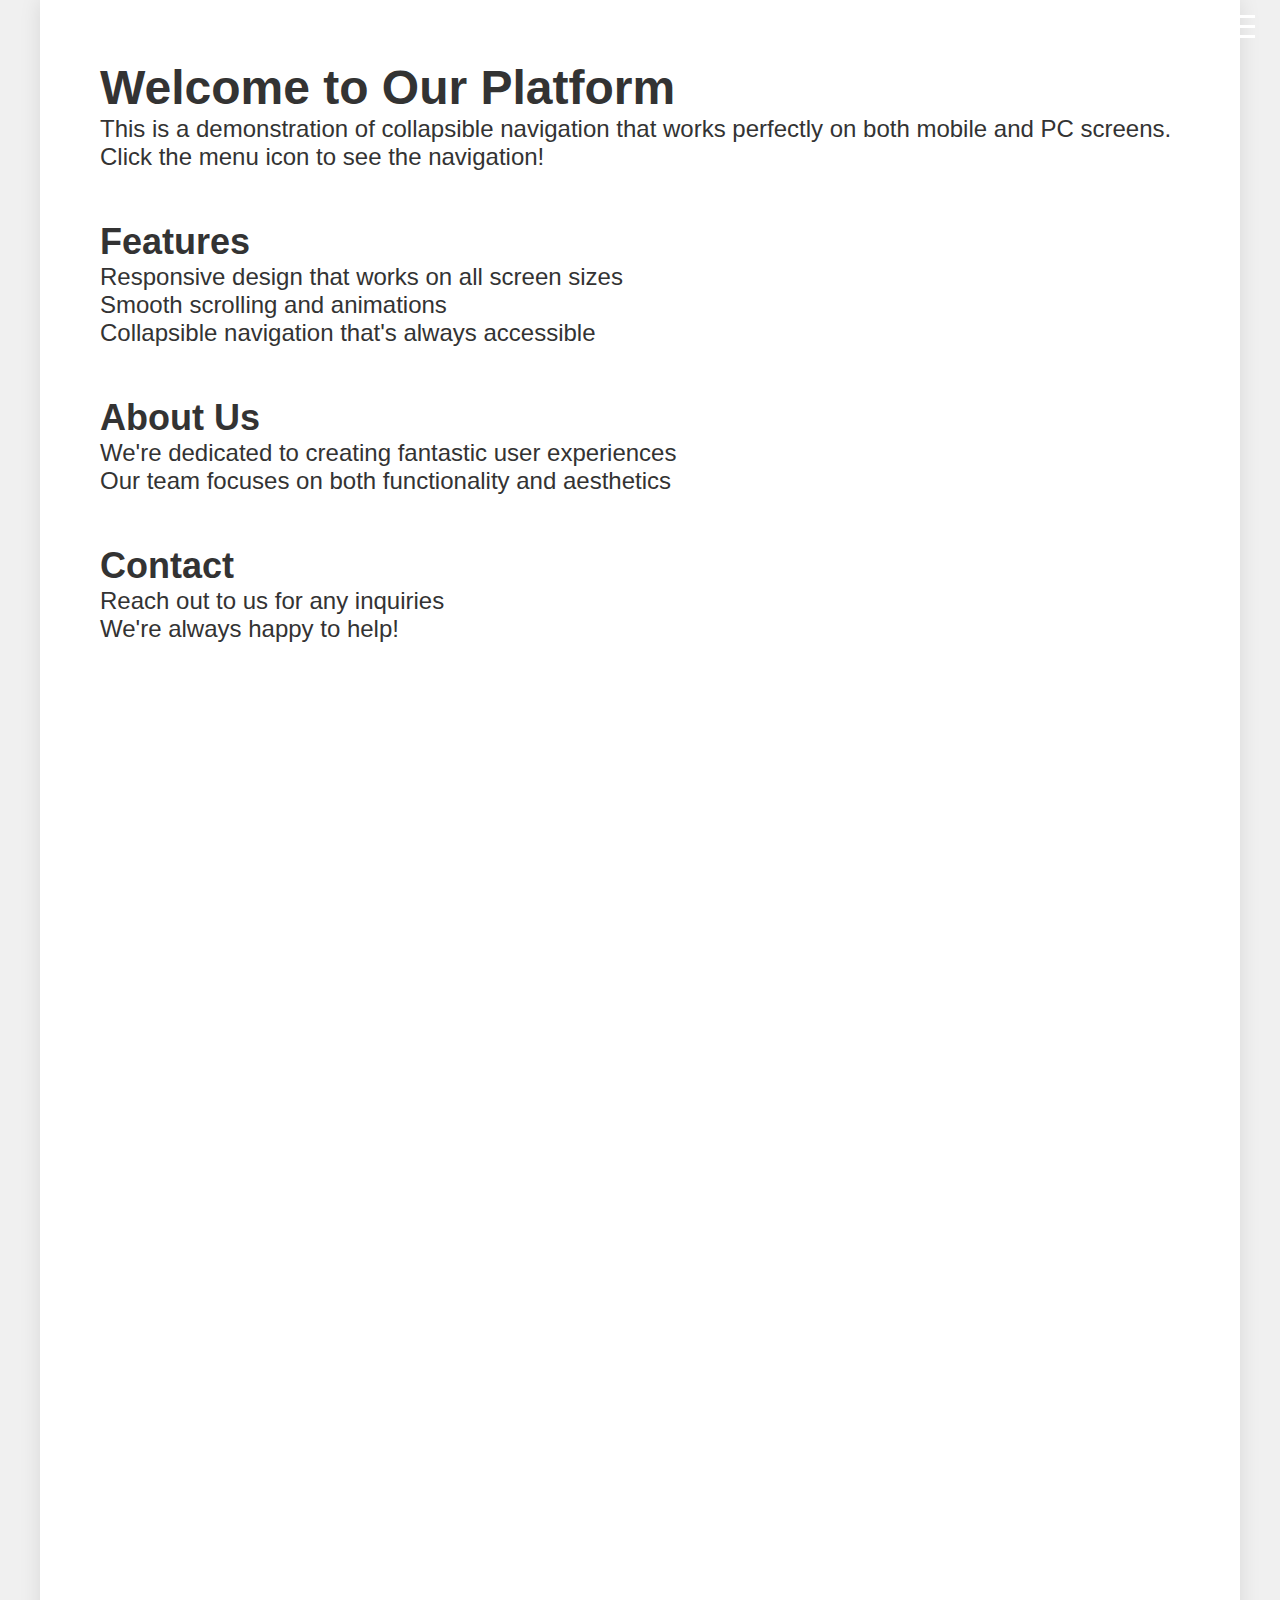
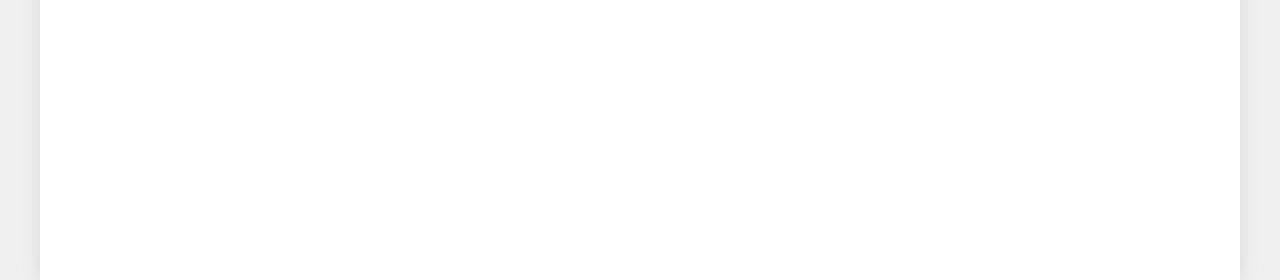
<file: template/index-pwa-sticky-nav.html>
<html><head><base href="/" />
<!DOCTYPE html>
<html lang="en">

<head>
  <meta charset="UTF-8">
  <meta name="viewport" content="width=device-width, initial-scale=1.0">

  <!-- SEO Meta Tags -->
  <meta name="description" content="A mobile simulator designed to demonstrate mobile interface design.">
  <meta name="keywords" content="mobile, simulator, mobile design, mobile app">
  <meta name="author" content="Your Name or Company">
  <meta http-equiv="Content-Language" content="en">

  <!-- Canonical Link -->
  <link rel="canonical" href="https://www.yourwebsite.com/pc-simulator" />

  <!-- Open Graph for Social Media -->
  <meta property="og:title" content="PC Simulator">
  <meta property="og:description" content="A mobile simulator designed to demonstrate mobile interface design.">
  <meta property="og:image" content="https://www.yourwebsite.com/pc-simulator-image.jpg">
  <meta property="og:url" content="https://www.yourwebsite.com/pc-simulator">
  <meta property="og:type" content="website">

  <!-- Twitter Card -->
  <meta name="twitter:card" content="summary_large_image">
  <meta name="twitter:title" content="PC Simulator">
  <meta name="twitter:description" content="A mobile simulator designed to demonstrate mobile interface design.">
  <meta name="twitter:image" content="https://www.yourwebsite.com/pc-simulator-image.jpg">
  <meta name="twitter:creator" content="@yourtwitterhandle">

  <!-- Favicon -->
  <link rel="icon" href="https://www.yourwebsite.com/favicon.ico" type="image/x-icon">

  <!-- PWA -->
  <link rel="manifest" href="/manifest.json">
  <meta name="theme-color" content="#ffffff">

  <title>PC Simulator</title>

  <style>
    /* Global Styles */
    * {
      margin: 0;
      padding: 0;
      box-sizing: border-box;
    }

    body {
      margin: 0;
      font-family: Arial, sans-serif;
      background-color: #f0f0f0;
      min-height: 100vh;
    }

    /* Mobile Container */
    .mobile-container {
      width: 100%;
      min-height: 100vh;
      background-color: #fff;
      position: relative;
      display: flex;
      flex-direction: column;
    }

    .content {
      font-size: 1.2rem;
      color: #333;
      padding: 20px;
      flex-grow: 1;
    }

    /* Hamburger Menu */
    .menu-toggle {
      display: block;
      position: fixed;
      top: 15px;
      right: 15px;
      z-index: 1001;
      cursor: pointer;
      padding: 10px;
    }

    .hamburger {
      width: 30px;
      height: 3px;
      background-color: white;
      position: relative;
      transition: all 0.3s ease-in-out;
    }

    .hamburger::before,
    .hamburger::after {
      content: '';
      position: absolute;
      width: 30px;
      height: 3px;
      background-color: white;
      transition: all 0.3s ease-in-out;
    }

    .hamburger::before {
      transform: translateY(-10px);
    }

    .hamburger::after {
      transform: translateY(10px);
    }

    /* Hamburger Animation */
    .menu-toggle.active .hamburger {
      background-color: transparent;
    }

    .menu-toggle.active .hamburger::before {
      transform: rotate(45deg);
    }

    .menu-toggle.active .hamburger::after {
      transform: rotate(-45deg);
    }

    /* Sticky Navigation */
    .nav-container {
      position: fixed;
      top: 0;
      left: -100%;
      width: 250px;
      height: 100vh;
      background-color: #333;
      color: white;
      padding: 60px 0;
      transition: left 0.3s ease-in-out;
      z-index: 1000;
      box-shadow: 2px 0 5px rgba(0,0,0,0.2);
    }

    .nav-container.active {
      left: 0;
    }

    .nav-container a {
      color: white;
      text-decoration: none;
      font-size: 1.2rem;
      padding: 15px 25px;
      display: block;
      transition: background-color 0.3s ease;
    }

    .nav-container a:hover {
      background-color: #444;
      color: #00ff9d;
    }

    /* Long content for scroll testing */
    .scroll-content {
      height: 200vh;
      padding: 20px;
    }

    /* PC Styles */
    @media (min-width: 768px) {
      .mobile-container {
        max-width: 1200px;
        margin: 0 auto;
        min-height: 100vh;
        border: none;
        box-shadow: 0 0 20px rgba(0,0,0,0.1);
      }

      .nav-container {
        width: 300px;
      }

      .nav-container a {
        font-size: 1.4rem;
        padding: 20px 30px;
      }

      .content {
        font-size: 1.5rem;
        padding: 40px;
      }
    }

    /* Overlay */
    .overlay {
      position: fixed;
      top: 0;
      left: 0;
      width: 100%;
      height: 100%;
      background-color: rgba(0,0,0,0.5);
      display: none;
      z-index: 999;
    }

    .overlay.active {
      display: block;
    }

    /* Scroll Progress Indicator */
    .scroll-progress {
      height: 3px;
      background: linear-gradient(to right, #00ff9d, #00b8ff);
      position: fixed;
      top: 0;
      left: 0;
      z-index: 1001;
      transition: width 0.1s ease;
    }
  </style>
</head>

<body>
  <!-- Scroll Progress Indicator -->
  <div class="scroll-progress"></div>

  <!-- Hamburger Menu -->
  <div class="menu-toggle">
    <div class="hamburger"></div>
  </div>

  <!-- Overlay -->
  <div class="overlay"></div>

  <div class="mobile-container">
    <nav class="nav-container">
      <a href="https://example.com/home">Home</a>
      <a href="https://example.com/features">Features</a>
      <a href="https://example.com/about">About</a>
      <a href="https://example.com/contact">Contact</a>
    </nav>

    <div class="content">
      <div class="scroll-content">
        <h1>Welcome to Our Platform</h1>
        <p>This is a demonstration of collapsible navigation that works perfectly on both mobile and PC screens.</p>
        <p>Click the menu icon to see the navigation!</p>
        
        <!-- Adding more content to ensure scrollability -->
        <div style="margin-top: 50px;">
          <h2>Features</h2>
          <p>Responsive design that works on all screen sizes</p>
          <p>Smooth scrolling and animations</p>
          <p>Collapsible navigation that's always accessible</p>
        </div>

        <div style="margin-top: 50px;">
          <h2>About Us</h2>
          <p>We're dedicated to creating fantastic user experiences</p>
          <p>Our team focuses on both functionality and aesthetics</p>
        </div>

        <div style="margin-top: 50px;">
          <h2>Contact</h2>
          <p>Reach out to us for any inquiries</p>
          <p>We're always happy to help!</p>
        </div>
      </div>
    </div>
  </div>

  <script>
    // Menu Toggle Functionality
    const menuToggle = document.querySelector('.menu-toggle');
    const navContainer = document.querySelector('.nav-container');
    const overlay = document.querySelector('.overlay');

    menuToggle.addEventListener('click', () => {
      menuToggle.classList.toggle('active');
      navContainer.classList.toggle('active');
      overlay.classList.toggle('active');
    });

    // Close menu when clicking overlay
    overlay.addEventListener('click', () => {
      menuToggle.classList.remove('active');
      navContainer.classList.remove('active');
      overlay.classList.remove('active');
    });

    // Close menu when clicking a nav link
    document.querySelectorAll('.nav-container a').forEach(link => {
      link.addEventListener('click', () => {
        menuToggle.classList.remove('active');
        navContainer.classList.remove('active');
        overlay.classList.remove('active');
      });
    });

    // Scroll Progress
    window.onscroll = function() {
      const winScroll = document.body.scrollTop || document.documentElement.scrollTop;
      const height = document.documentElement.scrollHeight - document.documentElement.clientHeight;
      const scrolled = (winScroll / height) * 100;
      document.querySelector(".scroll-progress").style.width = scrolled + "%";
    };
  </script>

  <!-- Service Worker Registration -->
  <script>
    if ('serviceWorker' in navigator) {
      window.addEventListener('load', () => {
        navigator.serviceWorker.register('/service-worker.js')
          .then(registration => {
            console.log('Service Worker registered with scope:', registration.scope);
          })
          .catch(error => {
            console.log('Service Worker registration failed:', error);
          });
      });
    }
  </script>
</body>

</html>
</html>
</file>
